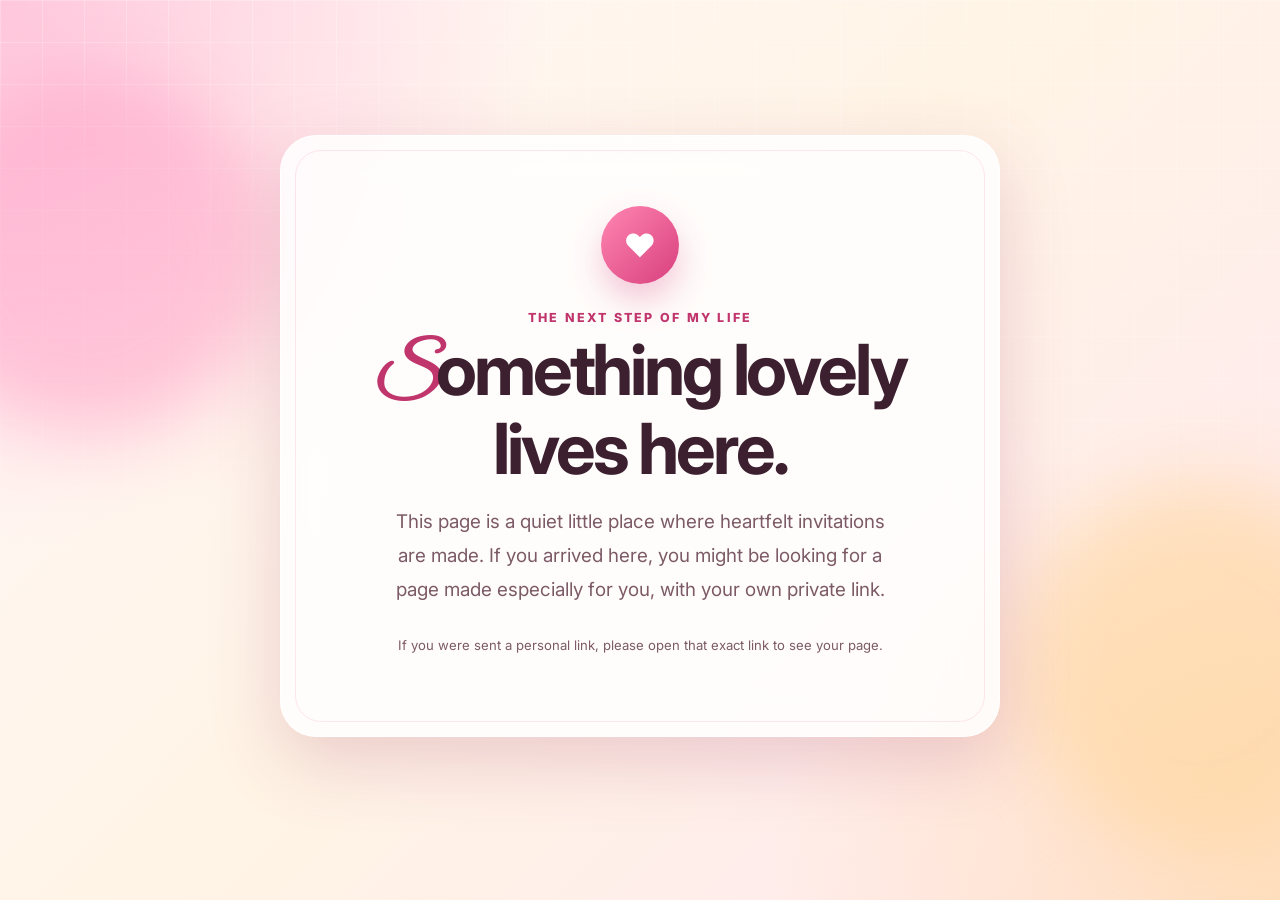
<file: index.html>
<!DOCTYPE html>
<html lang="en">
<head>
  <meta charset="UTF-8">
  <meta name="viewport" content="width=device-width, initial-scale=1.0">
  <title>The Next Step of My Life</title>
  <meta name="robots" content="noindex">
  <meta name="description" content="A little corner of the internet for heartfelt invitations.">
  <link rel="preconnect" href="https://fonts.googleapis.com">
  <link rel="preconnect" href="https://fonts.gstatic.com" crossorigin>
  <link href="https://fonts.googleapis.com/css2?family=Great+Vibes&family=Inter:wght@400;600;700;800&display=swap" rel="stylesheet">
  <link rel="stylesheet" href="assets/css/main.css">
</head>
<body>
  <div class="aurora aurora-one"></div>
  <div class="aurora aurora-two"></div>
  <div class="petals" aria-hidden="true"></div>

  <main class="landing">
    <section class="card reveal">
      <span class="brand-mark">&hearts;</span>
      <p class="eyebrow">The next step of my life</p>
      <h1 class="script-letter">Something lovely lives here.</h1>
      <p class="lead">
        This page is a quiet little place where heartfelt invitations are made.
        If you arrived here, you might be looking for a page made especially for you,
        with your own private link.
      </p>
      <p class="fineprint">If you were sent a personal link, please open that exact link to see your page.</p>
    </section>
  </main>

  <script src="assets/js/effects.js" defer></script>
</body>
</html>
</file>
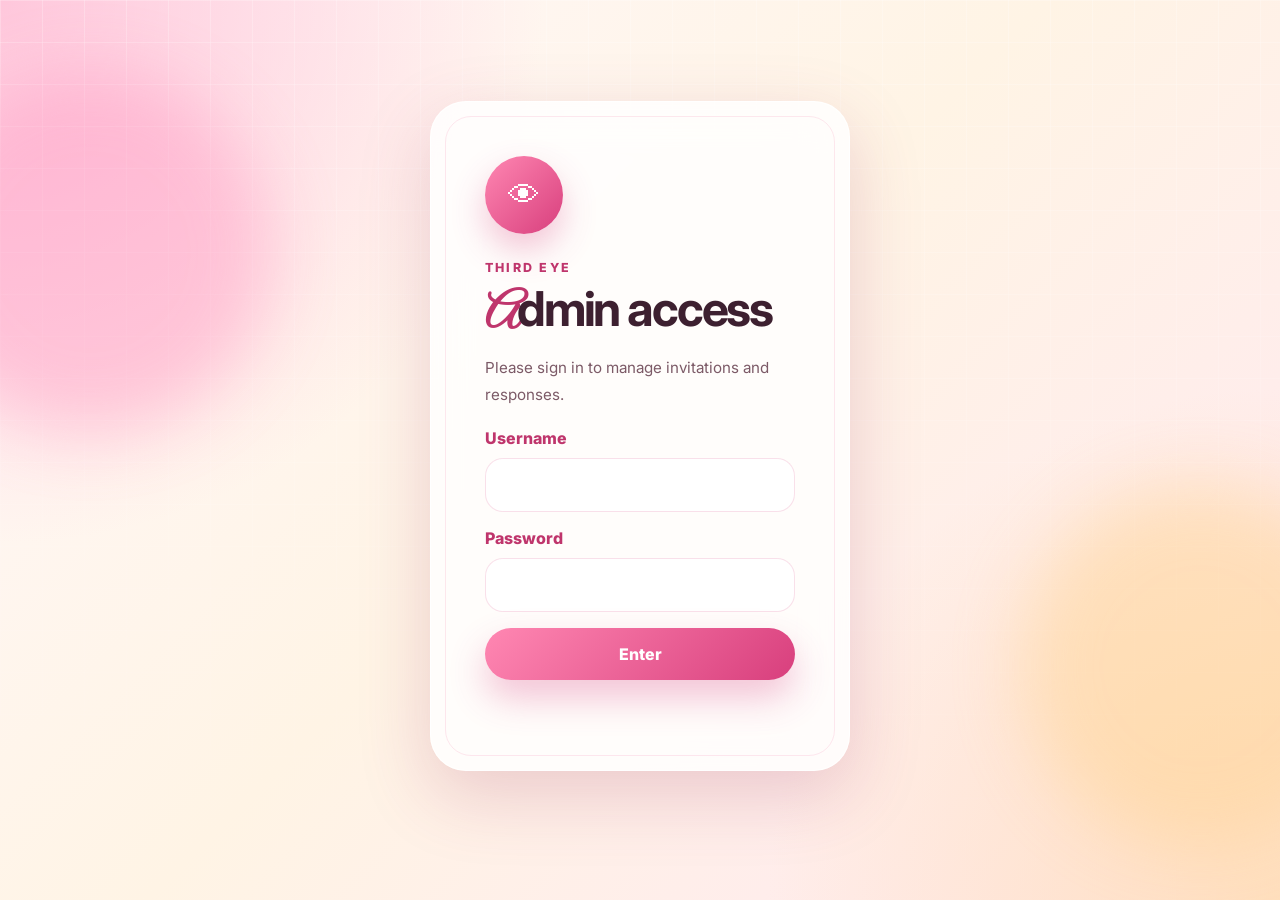
<file: Third-Eye/Admin/index.html>
<!DOCTYPE html>
<html lang="en">
<head>
  <meta charset="UTF-8">
  <meta name="viewport" content="width=device-width, initial-scale=1.0">
  <title>Third Eye &middot; Admin</title>
  <meta name="robots" content="noindex">
  <link rel="preconnect" href="https://fonts.googleapis.com">
  <link rel="preconnect" href="https://fonts.gstatic.com" crossorigin>
  <link href="https://fonts.googleapis.com/css2?family=Great+Vibes&family=Inter:wght@400;600;700;800&display=swap" rel="stylesheet">
  <link rel="stylesheet" href="../../assets/css/main.css">
</head>
<body>
  <div class="aurora aurora-one"></div>
  <div class="aurora aurora-two"></div>

  <!-- Login -->
  <main class="login-wrap" id="loginView">
    <section class="card login-card reveal">
      <span class="brand-mark">&#128065;</span>
      <p class="eyebrow">Third Eye</p>
      <h1 class="script-letter" style="font-size: clamp(2rem, 5vw, 3rem);">Admin access</h1>
      <p class="lead" style="font-size: 0.95rem;">Please sign in to manage invitations and responses.</p>
      <form id="loginForm" style="margin-top: 20px; text-align: left;">
        <div class="field">
          <label>Username
            <input id="loginUser" type="text" autocomplete="username" required>
          </label>
        </div>
        <div class="field">
          <label>Password
            <input id="loginPass" type="password" autocomplete="current-password" required>
          </label>
        </div>
        <button class="btn full" type="submit">Enter</button>
        <p id="loginError" class="tease" style="text-align:center;"></p>
      </form>
    </section>
  </main>

  <!-- Dashboard -->
  <main class="admin-shell hidden" id="adminView">
    <div class="admin-top">
      <div>
        <p class="eyebrow" style="margin:0;">Third Eye Admin</p>
        <h1 class="script-letter">Your invitations</h1>
      </div>
      <div style="display:flex; gap:10px; align-items:center; flex-wrap:wrap;">
        <span class="badge connected" id="dbBadge"><span class="dot"></span> Live database</span>
        <button class="btn-ghost" id="logoutBtn" type="button">Log out</button>
      </div>
    </div>

    <div class="tabs">
      <button class="tab active" data-tab="girls" type="button">Girls</button>
      <button class="tab" data-tab="responses" type="button">Responses</button>
    </div>

    <!-- Girls list panel -->
    <section class="panel active" id="panel-girls">
      <div style="display:flex; gap:10px; flex-wrap:wrap; align-items:center; justify-content:space-between; margin-bottom:14px;">
        <p class="eyebrow" id="girlsCount" style="margin:0;">Existing girls</p>
        <div style="display:flex; gap:10px; flex-wrap:wrap;">
          <button class="btn-ghost" id="refreshGirls" type="button">Refresh</button>
          <button class="btn" id="addGirlBtn" type="button">+ Add a girl</button>
        </div>
      </div>
      <div id="girlsList" class="girl-list"></div>
      <div id="girlsEmpty" class="empty hidden">No girls in the system yet. Click &ldquo;Add a girl&rdquo; to create one.</div>
      <div id="girlsLoading" class="empty">Loading girls&hellip;</div>
    </section>

    <!-- Add / edit editor panel (shown on demand, not a tab) -->
    <section class="panel" id="panel-editor">
      <div style="display:flex; gap:10px; flex-wrap:wrap; align-items:center; justify-content:space-between; margin-bottom:10px;">
        <h2 class="script-letter" id="editorTitle" style="font-size: clamp(1.6rem, 4vw, 2.4rem);">Add a girl</h2>
        <button class="btn-ghost" id="editorBack" type="button">&larr; Back to girls</button>
      </div>

      <form id="girlForm">
        <input type="hidden" id="editorMode" value="add">

        <div class="grid-2">
          <div class="field">
            <label>Girl's name *
              <input id="fName" type="text" placeholder="e.g. Sanduni" required>
            </label>
            <p class="hint">Shown on her page. You can write <strong>{name}</strong> inside any sentence below and it becomes her name.</p>
          </div>
          <div class="field">
            <label>Link name (slug) *
              <input id="fSlug" type="text" placeholder="e.g. Sanduni-Kamburadeniya" required>
            </label>
            <p class="hint" id="linkPreview">Her link will be shown here.</p>
          </div>
        </div>

        <div class="notice">
          <strong>Photos.</strong> Add up to 5. They are used as: big hero photo, two small floating photos,
          the polaroid close-up, and the finale photo. When editing, the current photo shows below each slot &mdash;
          choose a new file only for the ones you want to replace.
        </div>

        <div class="grid-2" id="imageSlots"></div>

        <p class="eyebrow" style="margin-top:18px;">Words on her page (edit any of these)</p>

        <div class="field">
          <label>Eyebrow (tiny line above the title)
            <input id="fEyebrow" type="text">
          </label>
        </div>
        <div class="field">
          <label>Headline
            <input id="fHeadline" type="text">
          </label>
        </div>
        <div class="field">
          <label>Intro paragraph
            <textarea id="fIntro"></textarea>
          </label>
        </div>

        <p class="eyebrow" style="margin-top:8px;">Three little reasons</p>
        <div class="grid-2">
          <div class="field">
            <label>Reason 1 title <input id="fR0t" type="text"></label>
            <label style="margin-top:10px;">Reason 1 text <textarea id="fR0x"></textarea></label>
          </div>
          <div class="field">
            <label>Reason 2 title <input id="fR1t" type="text"></label>
            <label style="margin-top:10px;">Reason 2 text <textarea id="fR1x"></textarea></label>
          </div>
        </div>
        <div class="field">
          <label>Reason 3 title <input id="fR2t" type="text"></label>
          <label style="margin-top:10px;">Reason 3 text <textarea id="fR2x"></textarea></label>
        </div>

        <div class="field">
          <label>Polaroid caption
            <input id="fPolaroid" type="text">
          </label>
        </div>
        <div class="field">
          <label>The question
            <input id="fQuestion" type="text">
          </label>
        </div>
        <div class="field">
          <label>Under the question
            <textarea id="fQuestionSub"></textarea>
          </label>
        </div>
        <div class="field">
          <label>Plan title
            <input id="fPlanTitle" type="text">
          </label>
        </div>
        <div class="field">
          <label>Finale title (promise)
            <input id="fFinaleTitle" type="text">
          </label>
        </div>
        <div class="field">
          <label>Finale message
            <textarea id="fFinaleMessage"></textarea>
          </label>
        </div>

        <div class="grid-2">
          <div class="field">
            <label>Your WhatsApp number (for her reply)
              <input id="fWhatsapp" type="text" placeholder="e.g. 9477xxxxxxx">
            </label>
            <p class="hint">Country code + number, digits only. Leave empty to use email or the copy button.</p>
          </div>
          <div class="field">
            <label>Your email (fallback reply)
              <input id="fEmail" type="email" placeholder="you@example.com">
            </label>
          </div>
        </div>

        <div style="display:flex; gap:10px; flex-wrap:wrap; margin-top:8px;">
          <button class="btn full" type="submit" id="saveGirl" style="flex:1; min-width:200px;">Save her page</button>
          <button class="btn-ghost" type="button" id="resetDefaults">Reset words to defaults</button>
        </div>
        <p class="hint" id="editorStatus" style="text-align:center; margin-top:12px;"></p>
      </form>
    </section>

    <!-- Responses panel -->
    <section class="panel" id="panel-responses">
      <div style="display:flex; gap:10px; flex-wrap:wrap; margin-bottom:16px;">
        <button class="btn-ghost" id="refreshResponses" type="button">Refresh</button>
        <button class="btn-ghost" id="exportCsv" type="button">Export CSV</button>
      </div>

      <div class="notice">
        Every answer a girl submits is saved instantly in the database and shows here from any device.
        <strong>Reset</strong> permanently removes that answer.
      </div>

      <div class="table-wrap">
        <table id="responsesTable">
          <thead>
            <tr><th>Girl</th><th>Answer</th><th>Date &amp; time wanted</th><th>WhatsApp</th><th>Treat</th><th>Mood</th><th>Note</th><th>Submitted</th><th>Reset</th></tr>
          </thead>
          <tbody></tbody>
        </table>
      </div>
      <div id="responsesEmpty" class="empty hidden">No responses yet.</div>
    </section>
  </main>

  <div class="toast" id="toast"></div>
  <script src="../../assets/js/admin.js"></script>
</body>
</html>
</file>
<file: assets/css/main.css>
:root {
  --rose: #ef6f9f;
  --rose-dark: #bf356c;
  --rose-deep: #8d1f4d;
  --blush: #fff0f5;
  --cream: #fffaf4;
  --ink: #3d2030;
  --muted: #7c5a67;
  --line: rgba(216, 63, 125, 0.16);
  --card: rgba(255, 255, 255, 0.82);
  --shadow: 0 24px 70px rgba(163, 63, 103, 0.22);
  --radius: 30px;
}

* {
  box-sizing: border-box;
}

html {
  scroll-behavior: smooth;
}

body {
  min-height: 100vh;
  margin: 0;
  color: var(--ink);
  font-family: "Inter", system-ui, -apple-system, BlinkMacSystemFont, "Segoe UI", sans-serif;
  background:
    radial-gradient(circle at top left, rgba(255, 178, 206, 0.7), transparent 34rem),
    radial-gradient(circle at bottom right, rgba(255, 219, 167, 0.7), transparent 32rem),
    linear-gradient(135deg, #fff8fb 0%, #fff4e5 48%, #ffe7f0 100%);
  overflow-x: hidden;
}

body::before {
  position: fixed;
  inset: 0;
  z-index: -3;
  content: "";
  background-image:
    linear-gradient(rgba(255, 255, 255, 0.34) 1px, transparent 1px),
    linear-gradient(90deg, rgba(255, 255, 255, 0.34) 1px, transparent 1px);
  background-size: 42px 42px;
  mask-image: linear-gradient(to bottom, rgba(0, 0, 0, 0.7), transparent);
}

/* ---------- background flourishes ---------- */
.aurora {
  position: fixed;
  z-index: -2;
  width: 360px;
  height: 360px;
  border-radius: 50%;
  filter: blur(34px);
  opacity: 0.4;
  animation: drift 12s ease-in-out infinite alternate;
}
.aurora-one { top: 8%; left: -90px; background: #ff8fbd; }
.aurora-two { right: -100px; bottom: 6%; background: #ffd188; animation-delay: -4s; }

.petals { position: fixed; inset: 0; z-index: -1; pointer-events: none; }

.petal,
.heart {
  position: fixed;
  z-index: 20;
  pointer-events: none;
  user-select: none;
}
.petal { top: -24px; color: rgba(216, 63, 125, 0.34); font-size: 22px; animation: fall linear forwards; }
.heart { color: var(--rose-dark); font-size: 18px; animation: pop 900ms ease-out forwards; }

/* ---------- layout ---------- */
.app {
  width: min(100% - 32px, 1040px);
  margin: 0 auto;
  padding: 42px 0 72px;
}

.card {
  position: relative;
  margin: 0 auto 28px;
  padding: clamp(24px, 5vw, 54px);
  border: 1px solid rgba(255, 255, 255, 0.9);
  border-radius: 36px;
  background: var(--card);
  box-shadow: var(--shadow);
  overflow: hidden;
  backdrop-filter: blur(22px);
}
.card::after {
  position: absolute;
  inset: 14px;
  z-index: -1;
  content: "";
  border: 1px solid rgba(239, 111, 159, 0.16);
  border-radius: 26px;
  pointer-events: none;
}

.eyebrow {
  margin: 0 0 10px;
  color: var(--rose-dark);
  font-size: 0.78rem;
  font-weight: 800;
  letter-spacing: 0.18em;
  text-transform: uppercase;
}

h1, h2 { margin: 0; letter-spacing: -0.045em; line-height: 0.98; }
h1 { max-width: 640px; font-size: clamp(2.6rem, 7vw, 6rem); }
h2 { font-size: clamp(2rem, 5vw, 4.4rem); }

.script-letter::first-letter {
  font-family: "Great Vibes", cursive;
  color: var(--rose-dark);
}

.lead {
  color: var(--muted);
  font-size: clamp(1rem, 2vw, 1.18rem);
  line-height: 1.8;
}

/* ---------- buttons ---------- */
.btn,
.btn-ghost {
  position: relative;
  display: inline-flex;
  align-items: center;
  justify-content: center;
  gap: 8px;
  min-height: 52px;
  padding: 0 26px;
  border: 0;
  border-radius: 999px;
  font: inherit;
  font-weight: 800;
  text-decoration: none;
  cursor: pointer;
  transition: transform 180ms ease, box-shadow 180ms ease, background 180ms ease;
}
.btn {
  color: #fff;
  background: linear-gradient(135deg, #ff87b2, #d83f7d);
  box-shadow: 0 18px 36px rgba(216, 63, 125, 0.3);
}
.btn:hover { transform: translateY(-3px); box-shadow: 0 22px 42px rgba(216, 63, 125, 0.38); }
.btn-ghost {
  color: var(--rose-dark);
  background: rgba(255, 255, 255, 0.82);
  box-shadow: inset 0 0 0 1px rgba(216, 63, 125, 0.2);
}
.btn-ghost:hover { transform: translateY(-2px); }
.full { width: 100%; }
.btn[disabled], .btn-ghost[disabled] { opacity: 0.5; cursor: not-allowed; transform: none; }

/* ---------- general landing ---------- */
.landing {
  min-height: 100vh;
  display: grid;
  place-items: center;
  padding: 32px 18px;
  text-align: center;
}
.landing .card {
  max-width: 720px;
  padding: clamp(34px, 6vw, 70px);
}
.brand-mark {
  display: inline-flex;
  align-items: center;
  justify-content: center;
  width: 78px;
  height: 78px;
  margin: 0 auto 26px;
  border-radius: 50%;
  color: #fff;
  font-size: 2rem;
  background: linear-gradient(135deg, #ff87b2, #d83f7d);
  box-shadow: 0 16px 34px rgba(216, 63, 125, 0.3);
}
.landing h1 { margin: 0 auto; font-size: clamp(2.4rem, 6vw, 4.4rem); }
.landing .lead { max-width: 520px; margin: 22px auto 0; }
.landing .fineprint { margin-top: 30px; font-size: 0.82rem; color: var(--muted); }

/* ---------- girl page ---------- */
.hero {
  min-height: min(760px, 92vh);
  display: grid;
  align-content: center;
  grid-template-columns: 0.95fr 1.05fr;
  gap: clamp(24px, 5vw, 64px);
}

/* While locked, only the hero is shown; the rest is removed from the page so
   she can't reach the surprise yet. We do NOT lock scroll/height, so the hero
   can scroll naturally on small screens and the button is always reachable. */
body.surprise-locked .memory,
body.surprise-locked .invitation,
body.surprise-locked .date-plan,
body.surprise-locked .finale {
  display: none;
}

body.surprise-locked .hero {
  margin-bottom: 0;
}

body.response-complete .hero,
body.response-complete .memory,
body.response-complete .invitation,
body.response-complete .date-plan {
  display: none;
}

body.response-complete .app {
  min-height: 100vh;
  display: grid;
  place-items: center;
}

body.response-complete .finale {
  width: min(100%, 760px);
  margin-bottom: 0;
}

.hero-copy { max-width: 540px; margin: 22px 0 32px; }

.photo-stage { position: relative; min-height: 560px; }
.portrait { display: block; object-fit: cover; box-shadow: 0 22px 42px rgba(95, 28, 57, 0.22); }
.portrait-main {
  width: min(72vw, 430px);
  height: 560px;
  margin-left: auto;
  border: 12px solid rgba(255, 255, 255, 0.78);
  border-radius: 230px 230px 38px 38px;
}
.portrait-float {
  position: absolute;
  width: 164px;
  height: 210px;
  border: 8px solid #fff;
  border-radius: 26px;
  animation: float 5s ease-in-out infinite;
}
.portrait-float.one { left: 0; top: 42px; transform: rotate(-8deg); }
.portrait-float.two { right: -4px; bottom: 34px; transform: rotate(8deg); animation-delay: -1.4s; }

.memory-grid { display: grid; grid-template-columns: repeat(3, 1fr); gap: 18px; }
.memory article {
  min-height: 210px;
  padding: 26px;
  border-radius: 26px;
  background: linear-gradient(180deg, rgba(255, 255, 255, 0.82), rgba(255, 232, 241, 0.72));
}
.memory span {
  display: inline-flex;
  width: 46px;
  height: 46px;
  align-items: center;
  justify-content: center;
  margin-bottom: 22px;
  border-radius: 50%;
  color: #fff;
  font-weight: 800;
  background: var(--rose);
}
.memory h3 { margin: 0 0 8px; font-size: clamp(1.4rem, 3vw, 1.9rem); letter-spacing: -0.03em; }
.memory p { margin: 0; color: var(--muted); line-height: 1.7; }

.invitation {
  min-height: 600px;
  display: grid;
  align-content: center;
  justify-items: center;
  text-align: center;
}
.mini-polaroid {
  width: min(72vw, 250px);
  margin-bottom: 26px;
  padding: 12px 12px 20px;
  border-radius: 26px;
  background: #fff;
  box-shadow: 0 20px 46px rgba(95, 28, 57, 0.18);
  transform: rotate(-3deg);
}
.mini-polaroid img { width: 100%; height: 260px; object-fit: cover; border-radius: 18px; }
.mini-polaroid span {
  display: block;
  margin-top: 10px;
  color: var(--rose-dark);
  font-family: "Great Vibes", cursive;
  font-size: 1.8rem;
}
.soft-text { max-width: 660px; margin: 20px auto 30px; }

.answer-row {
  position: relative;
  display: flex;
  min-height: 72px;
  align-items: center;
  justify-content: center;
  gap: 14px;
}
.tease { min-height: 28px; margin: 8px 0 0; color: var(--rose-dark); font-weight: 800; }

.date-plan, .finale { max-width: 760px; }
.plan-form { display: grid; gap: 22px; margin-top: 26px; text-align: left; }
label, legend { color: var(--rose-dark); font-weight: 800; }
input, textarea, select {
  width: 100%;
  min-height: 54px;
  margin-top: 10px;
  padding: 12px 16px;
  border: 1px solid var(--line);
  border-radius: 18px;
  color: var(--ink);
  font: inherit;
  background: rgba(255, 255, 255, 0.86);
}
textarea { min-height: 96px; resize: vertical; }
fieldset { margin: 0; padding: 0; border: 0; }
.choice-grid { display: grid; grid-template-columns: repeat(2, 1fr); gap: 12px; margin-top: 12px; }
.choice-grid button {
  min-height: 70px;
  padding: 14px;
  border: 1px solid var(--line);
  border-radius: 20px;
  color: var(--ink);
  font: inherit;
  font-weight: 800;
  background: rgba(255, 255, 255, 0.74);
  cursor: pointer;
}
.choice-grid button.selected {
  color: #fff;
  border-color: transparent;
  background: linear-gradient(135deg, #ff87b2, #d83f7d);
  box-shadow: 0 16px 32px rgba(216, 63, 125, 0.22);
}

.finale { text-align: center; }
.finale img {
  width: min(74vw, 310px);
  height: 360px;
  object-fit: cover;
  margin-bottom: 24px;
  border: 12px solid #fff;
  border-radius: 180px 180px 34px 34px;
  box-shadow: 0 20px 44px rgba(95, 28, 57, 0.2);
}
.finale .btn-ghost { margin-top: 12px; }

.hidden { display: none !important; }

/* ---------- first-load screen (girl pages) ---------- */
body.page-loading { overflow: hidden; }

.page-loading-screen {
  position: fixed;
  inset: 0;
  z-index: 100;
  display: grid;
  place-items: center;
  padding: 24px;
  background:
    radial-gradient(circle at top left, rgba(255, 178, 206, 0.72), transparent 34rem),
    radial-gradient(circle at bottom right, rgba(255, 219, 167, 0.72), transparent 32rem),
    linear-gradient(135deg, #fff8fb 0%, #fff4e5 48%, #ffe7f0 100%);
  transition: opacity 420ms ease, visibility 420ms ease;
}

.page-loading-screen.is-done {
  opacity: 0;
  visibility: hidden;
  pointer-events: none;
}

.loading-card {
  width: min(100%, 380px);
  padding: clamp(28px, 6vw, 42px);
  text-align: center;
  border: 1px solid rgba(255, 255, 255, 0.92);
  border-radius: 32px;
  background: rgba(255, 255, 255, 0.86);
  box-shadow: var(--shadow);
  backdrop-filter: blur(18px);
  animation: rise 600ms ease both;
}

.loading-heart {
  display: inline-flex;
  align-items: center;
  justify-content: center;
  width: 72px;
  height: 72px;
  margin-bottom: 18px;
  border-radius: 50%;
  color: #fff;
  font-size: 2rem;
  background: linear-gradient(135deg, #ff87b2, #d83f7d);
  box-shadow: 0 16px 34px rgba(216, 63, 125, 0.32);
  animation: loadingPulse 1.4s ease-in-out infinite;
}

.loading-eyebrow {
  margin: 0 0 8px;
  color: var(--rose-dark);
  font-size: 0.76rem;
  font-weight: 800;
  letter-spacing: 0.18em;
  text-transform: uppercase;
}

.loading-text {
  margin: 0 0 22px;
  color: var(--muted);
  font-size: 1.02rem;
  line-height: 1.65;
}

.loading-bar {
  height: 6px;
  border-radius: 999px;
  background: rgba(216, 63, 125, 0.14);
  overflow: hidden;
}

.loading-bar span {
  display: block;
  width: 38%;
  height: 100%;
  border-radius: inherit;
  background: linear-gradient(90deg, #ff87b2, #d83f7d, #ff87b2);
  background-size: 200% 100%;
  animation: loadingSlide 1.1s ease-in-out infinite;
}

.portrait-main.is-loading {
  background: linear-gradient(110deg, #ffe8f1 8%, #fff5f8 18%, #ffe8f1 33%);
  background-size: 200% 100%;
  animation: shimmer 1.2s linear infinite;
}

@keyframes loadingPulse {
  0%, 100% { transform: scale(1); }
  50% { transform: scale(1.08); }
}

@keyframes loadingSlide {
  0% { transform: translateX(-120%); }
  100% { transform: translateX(320%); }
}

@keyframes shimmer {
  0% { background-position: 200% 0; }
  100% { background-position: -200% 0; }
}

/* ---------- admin ---------- */
.admin-shell { width: min(100% - 32px, 1100px); margin: 0 auto; padding: 32px 0 80px; }
.admin-top {
  display: flex;
  flex-wrap: wrap;
  gap: 16px;
  align-items: center;
  justify-content: space-between;
  margin-bottom: 22px;
}
.admin-top h1 { font-size: clamp(1.8rem, 4vw, 2.8rem); }
.badge {
  display: inline-flex;
  align-items: center;
  gap: 8px;
  padding: 6px 14px;
  border-radius: 999px;
  font-size: 0.8rem;
  font-weight: 800;
  background: rgba(255, 255, 255, 0.8);
  box-shadow: inset 0 0 0 1px var(--line);
  color: var(--rose-dark);
}
.badge .dot { width: 9px; height: 9px; border-radius: 50%; background: #c9c9c9; }
.badge.connected .dot { background: #34c77b; }

.tabs { display: flex; gap: 8px; flex-wrap: wrap; margin-bottom: 18px; }
.tab {
  padding: 10px 18px;
  border: 0;
  border-radius: 999px;
  font: inherit;
  font-weight: 800;
  color: var(--muted);
  background: rgba(255, 255, 255, 0.62);
  cursor: pointer;
}
.tab.active { color: #fff; background: linear-gradient(135deg, #ff87b2, #d83f7d); }

.panel { display: none; }
.panel.active { display: block; }

.grid-2 { display: grid; grid-template-columns: 1fr 1fr; gap: 16px; }
.field { margin-bottom: 16px; }
.field label { display: block; }
.hint { margin: 6px 0 0; font-size: 0.82rem; color: var(--muted); }

.table-wrap { overflow-x: auto; border-radius: 18px; }
table { width: 100%; border-collapse: collapse; font-size: 0.92rem; }
th, td { padding: 12px 14px; text-align: left; border-bottom: 1px solid var(--line); vertical-align: top; }
th { color: var(--rose-dark); font-size: 0.76rem; letter-spacing: 0.08em; text-transform: uppercase; }
tbody tr:hover { background: rgba(255, 240, 246, 0.6); }

.pill {
  display: inline-block;
  padding: 3px 10px;
  border-radius: 999px;
  font-size: 0.74rem;
  font-weight: 800;
}
.pill.yes { color: #137a4a; background: rgba(52, 199, 123, 0.16); }
.pill.no { color: #9a1f1f; background: rgba(199, 52, 52, 0.14); }

.reset-response {
  min-height: 34px;
  padding: 0 14px;
  border: 0;
  border-radius: 999px;
  color: #9a1f1f;
  font: inherit;
  font-size: 0.8rem;
  font-weight: 800;
  background: rgba(199, 52, 52, 0.12);
  cursor: pointer;
}

.reset-response:hover {
  background: rgba(199, 52, 52, 0.2);
}

.girl-list { display: grid; grid-template-columns: repeat(auto-fill, minmax(260px, 1fr)); gap: 16px; }
.girl-tile {
  padding: 18px;
  border-radius: 22px;
  background: rgba(255, 255, 255, 0.78);
  box-shadow: inset 0 0 0 1px var(--line);
}
.girl-tile h3 { margin: 0 0 4px; font-size: 1.25rem; letter-spacing: -0.02em; }
.girl-tile .slug { font-size: 0.8rem; color: var(--muted); word-break: break-all; }
.link-row { display: flex; gap: 8px; margin-top: 12px; }
.link-row input { margin: 0; min-height: 44px; font-size: 0.8rem; }

.thumbs { display: flex; flex-wrap: wrap; gap: 8px; margin-top: 12px; }
.thumbs img { width: 64px; height: 64px; object-fit: cover; border-radius: 12px; box-shadow: 0 4px 12px rgba(95, 28, 57, 0.18); }

.toast {
  position: fixed;
  left: 50%;
  bottom: 26px;
  transform: translateX(-50%) translateY(20px);
  padding: 14px 22px;
  border-radius: 14px;
  color: #fff;
  font-weight: 700;
  background: #2c2c2c;
  box-shadow: 0 14px 34px rgba(0, 0, 0, 0.24);
  opacity: 0;
  pointer-events: none;
  transition: opacity 200ms ease, transform 200ms ease;
  z-index: 60;
}
.toast.show { opacity: 1; transform: translateX(-50%) translateY(0); }
.toast.error { background: #9a1f1f; }
.toast.ok { background: #137a4a; }

.login-wrap { min-height: 100vh; display: grid; place-items: center; padding: 24px; }
.login-card { width: min(100%, 420px); }

.empty {
  padding: 40px 20px;
  text-align: center;
  color: var(--muted);
  border: 1px dashed var(--line);
  border-radius: 18px;
}

.notice {
  padding: 14px 16px;
  border-radius: 14px;
  background: rgba(255, 244, 214, 0.8);
  box-shadow: inset 0 0 0 1px rgba(216, 63, 125, 0.12);
  font-size: 0.88rem;
  line-height: 1.6;
  color: var(--ink);
  margin-bottom: 16px;
}

/* ---------- animations ---------- */
.reveal { animation: rise 700ms ease both; }
@keyframes rise { from { opacity: 0; transform: translateY(24px); } to { opacity: 1; transform: translateY(0); } }
@keyframes float { 0%, 100% { translate: 0 0; } 50% { translate: 0 -16px; } }
@keyframes drift { to { transform: translate(40px, 34px) scale(1.08); } }
@keyframes fall { to { transform: translateY(110vh) rotate(280deg); } }
@keyframes pop { to { opacity: 0; transform: translateY(-70px) scale(1.8); } }

/* ---------- responsive ---------- */
@media (max-width: 820px) {
  .app { width: min(100% - 22px, 640px); padding-top: 22px; }
  .hero { min-height: auto; grid-template-columns: 1fr; }
  .photo-stage { min-height: min(52vh, 470px); order: -1; }
  .portrait-main { width: 78%; height: min(52vh, 450px); }
  .portrait-float { width: 130px; height: 168px; }
  .memory-grid, .choice-grid, .grid-2 { grid-template-columns: 1fr; }
  .answer-row { flex-wrap: wrap; }
}
@media (max-width: 520px) {
  .card { border-radius: 26px; }
  .photo-stage { min-height: min(46vh, 390px); }
  .portrait-main { width: 84%; height: min(46vh, 360px); }
  .portrait-float { width: 116px; height: 150px; }
  .portrait-float.one { top: 14px; }
  .portrait-float.two { bottom: 8px; }
  h1 { font-size: clamp(2.4rem, 11vw, 3.4rem); }
  .admin-shell { width: min(100% - 22px, 640px); }
  .tabs { gap: 6px; }
  .tab { padding: 9px 14px; font-size: 0.9rem; }
}

/* Short / landscape screens: keep the locked first screen tidy */
@media (max-height: 560px) {
  .photo-stage { min-height: min(60vh, 360px); }
  .portrait-main { height: min(60vh, 360px); }
}
</file>
